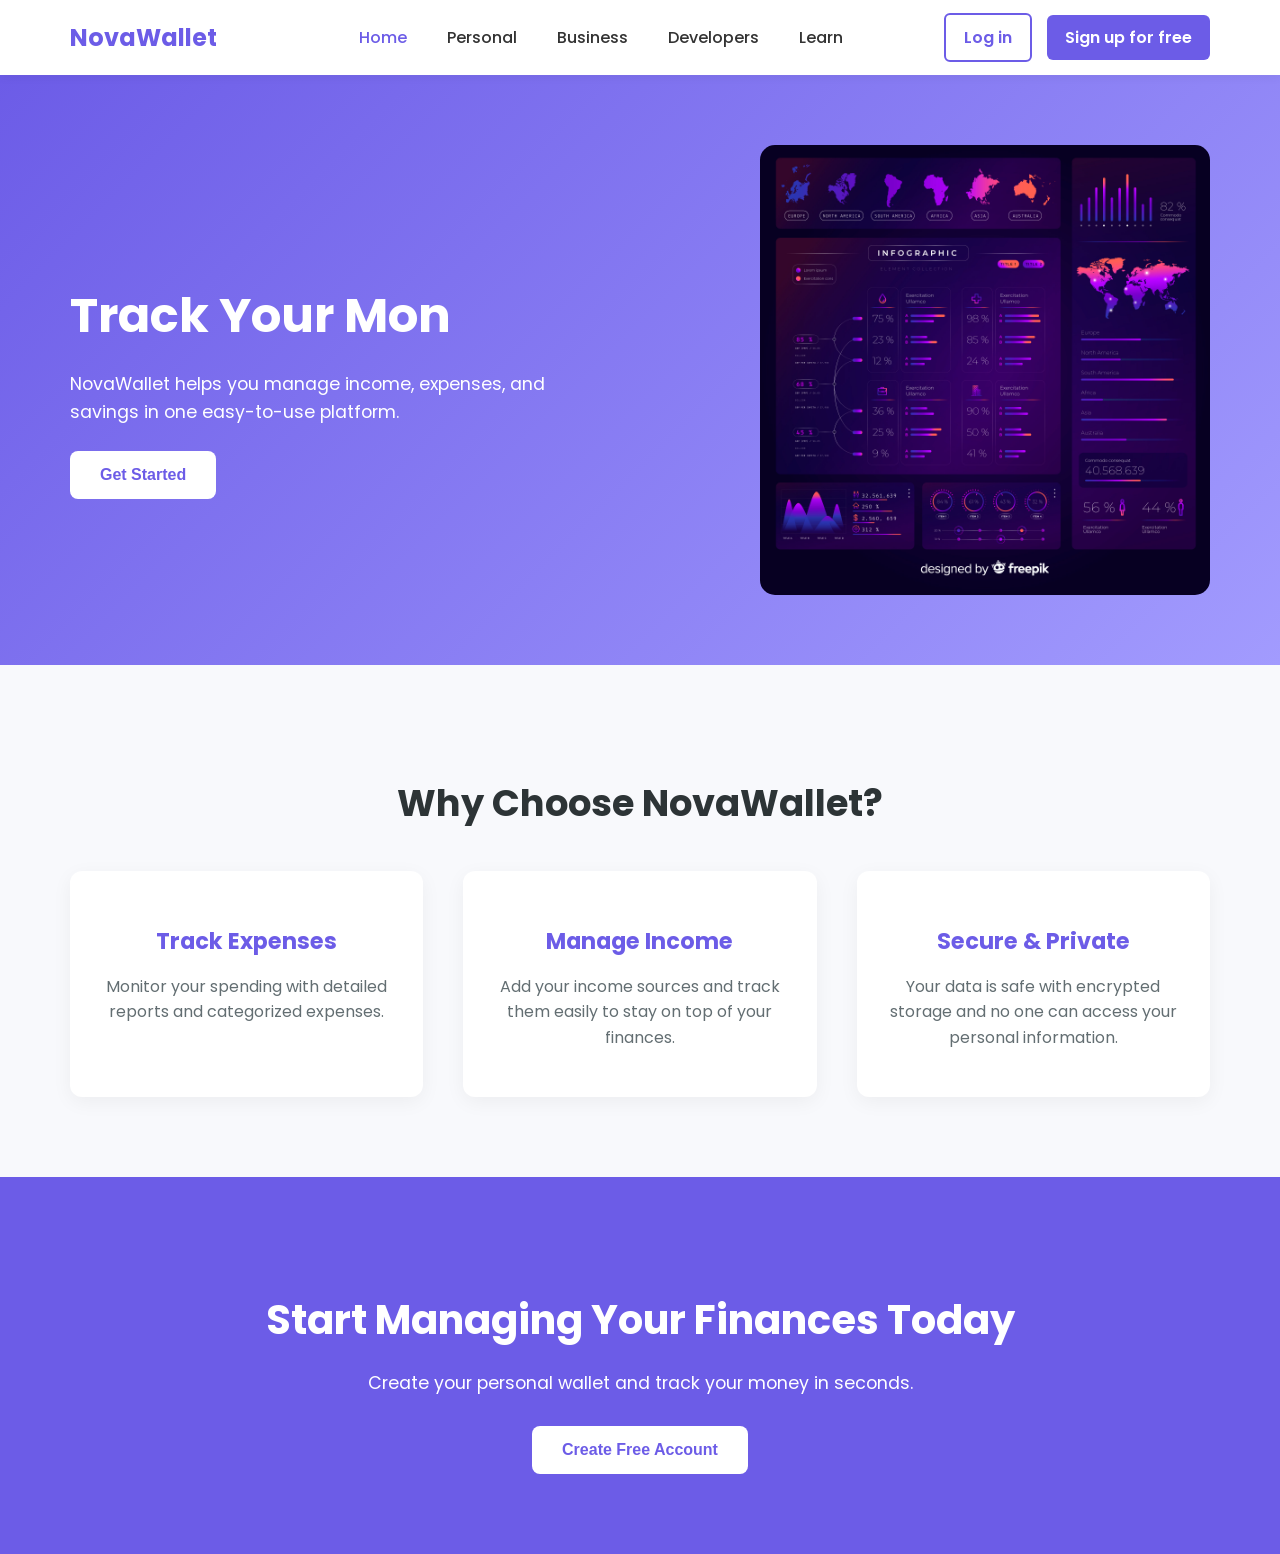
<file: index.html>
<!DOCTYPE html>
<html lang="en">
  <head>
    <meta charset="UTF-8" />
    <meta name="viewport" content="width=device-width, initial-scale=1.0" />
    <title>NovaWallet – Home</title>
    <link
      rel="shortcut icon"
      href="../images/ChatGPT Image Nov 15, 2025, 09_59_30 PM.png"
      type="image/x-icon"
    />
    <link
      href="https://fonts.googleapis.com/css2?family=Poppins:wght@300;400;600;700&display=swap"
      rel="stylesheet"
    />
    <style>
      body {
        margin: 0;
        font-family: "Poppins", sans-serif;
        background: #f8f9fc;
        color: #333;
      }

      /* NAVBAR */
      nav {
        display: flex;
        justify-content: space-between;
        align-items: center;
        padding-left: 70px;
        padding-right: 70px;
        background: white;
        box-shadow: 0 2px 10px rgba(0, 0, 0, 0.05);
        position: sticky;
        top: 0;
        z-index: 1000;
      }

      nav h1 {
        font-size: 1.5rem;
        color: #6c5ce7;
        font-weight: 700;
      }

      nav ul {
        display: flex;
        list-style: none;
        gap: 40px;
      }

      nav ul li a {
        text-decoration: none;
        color: #333;
        font-weight: 500;
        transition: 0.2s;
      }

      nav ul li a:hover,
      nav ul li.active a {
        color: #6c5ce7;
      }
      /* RIGHT BUTTONS */
      .right-buttons {
        display: flex;
        align-items: center;
        gap: 15px;
      }

      .right-buttons a {
        text-decoration: none;
        font-weight: 600;
        padding: 10px 18px;
        border-radius: 6px;
        transition: 0.2s ease-in-out;
      }

      /* Login button */
      .login-btn {
        color: #6c5ce7;
        border: 2px solid #6c5ce7;
      }

      .login-btn:hover {
        background: #6c5ce7;
        color: white;
      }

      /* Signup button */
      .signup-btn {
        background: #6c5ce7;
        color: white;
      }

      .signup-btn:hover {
        background: #5847d6;
      }
      /* HAMBURGER (Cowrywise style) */
      .hamburger {
        display: none;
        flex-direction: column;
        gap: 5px;
        cursor: pointer;
        z-index: 2000;
      }

      .hamburger span {
        width: 28px;
        height: 3px;
        background: #333;
        border-radius: 3px;
        transition: 0.3s ease-in-out;
      }

      /* When menu is opened (add .open class) */
      .hamburger.open span:nth-child(1) {
        transform: rotate(45deg) translateY(8px);
      }

      .hamburger.open span:nth-child(2) {
        opacity: 0;
      }

      .hamburger.open span:nth-child(3) {
        transform: rotate(-45deg) translateY(-8px);
      }

      /* MOBILE MENU */
      @media (max-width: 900px) {
        nav {
          padding: 15px 20px;
          flex-wrap: wrap;
        }

        .hamburger {
          display: flex;
        }

        #nav-links,
        .right-buttons {
          display: none;
          width: 100%;
          flex-direction: column;
          background: white;
          text-align: left;
          padding: 20px;
          box-shadow: 0 5px 25px rgba(0, 0, 0, 0.1);
          animation: slideDown 0.3s ease;
          border-radius: 12px;
          margin-top: 10px;
        }

        #nav-links.show,
        .right-buttons.show {
          display: flex;
        }

        #nav-links li {
          margin: 12px 0;
        }

        #nav-links li a {
          padding: 8px 0;
          display: block;
          font-size: 1.1rem;
          font-weight: 600;
        }

        .right-buttons a {
          width: 100%;
          margin-top: 10px;
          padding: 12px;
          border-radius: 8px;
          font-weight: 600;
        }

        .login-btn {
          border: 2px solid #6c5ce7;
          color: #6c5ce7;
          text-align: center;
        }

        .signup-btn {
          text-align: center;
          background: #6c5ce7;
          color: white;
        }

        /* Smooth animation */
        @keyframes slideDown {
          from {
            opacity: 0;
            transform: translateY(-10px);
          }
          to {
            opacity: 1;
            transform: translateY(0);
          }
        }
      }

      /* HERO SECTION */
      .hero {
        padding: 70px;
        background: linear-gradient(135deg, #6c5ce7, #a29bfe);
        color: white;
        display: flex;
        align-items: center;
        justify-content: space-between;
        gap: 40px;
      }

      .hero-text {
        max-width: 500px;
      }

      .hero-text h2 {
        font-size: 3rem;
        margin-bottom: 15px;
        font-weight: 700;
      }

      /* New text changing styles */
      .hero-text h2 span {
        border-right: 2px solid #fff;
        padding-right: 5px;
        animation: blinkCaret 0.75s step-end infinite;
        white-space: nowrap;
        overflow: hidden;
        display: inline-block;
        vertical-align: bottom;
      }

      @keyframes blinkCaret {
        from, to { border-color: transparent; }
        50% { border-color: white; }
      }

      .hero-text p {
        font-size: 1.1rem;
        line-height: 1.6;
        margin-bottom: 25px;
      }

      .hero-text button {
        padding: 15px 30px;
        background: white;
        border: none;
        color: #6c5ce7;
        font-size: 1rem;
        border-radius: 8px;
        font-weight: 600;
        cursor: pointer;
        transition: 0.2s;
      }

      .hero-text button:hover {
        background: #eee;
      }

      .hero img {
        width: 450px;
        border-radius: 15px;
      }

      /* FEATURES SECTION */
      .features {
        padding: 80px 70px;
        text-align: center;
      }

      .features h2 {
        font-size: 2.3rem;
        margin-bottom: 40px;
        color: #2d3436;
      }

      .feature-grid {
        display: grid;
        grid-template-columns: repeat(3, 1fr);
        gap: 40px;
      }

      .feature {
        background: white;
        padding: 30px;
        border-radius: 12px;
        box-shadow: 0 5px 20px rgba(0, 0, 0, 0.05);
      }

      .feature h3 {
        font-size: 1.4rem;
        margin-bottom: 10px;
        color: #6c5ce7;
      }

      .feature p {
        color: #636e72;
        line-height: 1.6;
      }

      /* CTA SECTION */
      .cta {
        text-align: center;
        padding: 80px 20px;
        background: #6c5ce7;
        color: white;
      }

      .cta h2 {
        font-size: 2.5rem;
        margin-bottom: 20px;
      }

      .cta p {
        font-size: 1.1rem;
        margin-bottom: 30px;
      }

      .cta button {
        padding: 15px 30px;
        border: none;
        border-radius: 8px;
        background: white;
        color: #6c5ce7;
        font-size: 1rem;
        font-weight: 600;
        cursor: pointer;
        transition: 0.2s;
      }

      .cta button:hover {
        background: #eee;
      }

      /* RESPONSIVE */
      @media (max-width: 900px) {
        nav {
          padding: 20px;
        }

        .hero {
          flex-direction: column;
          text-align: center;
          padding: 60px 20px;
        }

        .hero img {
          width: 100%;
        }

        .feature-grid {
          grid-template-columns: 1fr;
        }
      }
    </style>
  </head>
  <body>
    <!-- NAVIGATION -->
    <nav>
      <h1>NovaWallet</h1>
      <div class="hamburger" onclick="toggleMenu()">
        <span></span>
        <span></span>
        <span></span>
      </div>

      <ul id="nav-links">
        <li class="active"><a href="./home.html">Home</a></li>
        <li><a href="./otherpages.html/firstpersonal.html">Personal</a></li>
        <li><a href="./otherpages.html/business.html">Business</a></li>
        <li><a href="./otherpages.html/developer.html">Developers</a></li>
        <li><a href="./otherpages.html/learn.html">Learn</a></li>
      </ul>

      <div class="right-buttons">
        <a href="./otherpages.html/login.html" class="login-btn">Log in</a>
        <a href="./otherpages.html/sign-up.html" class="signup-btn">
          <i class="fas fa-rocket"></i> Sign up for free
        </a>
      </div>
    </nav>

    <!-- HERO SECTION -->
    <section class="hero">
      <div class="hero-text">
        <h2>Track Your Money Effortlessly</h2>
        <p>
          NovaWallet helps you manage income, expenses, and savings in one
          easy-to-use platform.
        </p>
        <button onclick="window.location.href='./otherpages.html/sign-up.html'">
          Get Started
        </button>
      </div>
      <img src="../images/1784.jpg" alt="Finance Dashboard" />
    </section>
    <script>
      document.addEventListener("DOMContentLoaded", function () {
        const words = [
          "Track Your Money Effortlessly",
          "Manage Your Finances Smartly",
          "Manage Your Money With Confidence",
          "Control Your Money Effortlessly",
          "Save, Invest, and Grow",
        ];
        let i = 0;
        let timer;

        function typingEffect(word, callback) {
          let index = 0;
          const heroHeader = document.querySelector(".hero-text h2");
          heroHeader.textContent = "";

          function type() {
            if (index < word.length) {
              heroHeader.textContent += word.charAt(index);
              index++;
              timer = setTimeout(type, 100);
            } else {
              setTimeout(callback, 1500);
            }
          }
          type();
        }

        function eraseEffect(callback) {
          const heroHeader = document.querySelector(".hero-text h2");
          let text = heroHeader.textContent;
          let index = text.length;

          function erase() {
            if (index > 0) {
              heroHeader.textContent = text.substring(0, index - 1);
              index--;
              timer = setTimeout(erase, 50);
            } else {
              setTimeout(callback, 300);
            }
          }
          erase();
        }

        function loop() {
          typingEffect(words[i], function () {
            eraseEffect(function () {
              i++;
              if (i >= words.length) i = 0;
              loop();
            });
          });
        }

        loop();
      });
    </script>

    <!-- FEATURES SECTION -->
    <section class="features">
      <h2>Why Choose NovaWallet?</h2>
      <div class="feature-grid">
        <div class="feature">
          <h3>Track Expenses</h3>
          <p>
            Monitor your spending with detailed reports and categorized
            expenses.
          </p>
        </div>
        <div class="feature">
          <h3>Manage Income</h3>
          <p>
            Add your income sources and track them easily to stay on top of your
            finances.
          </p>
        </div>
        <div class="feature">
          <h3>Secure & Private</h3>
          <p>
            Your data is safe with encrypted storage and no one can access your
            personal information.
          </p>
        </div>
      </div>
    </section>

    <!-- CTA SECTION -->
    <section class="cta">
      <h2>Start Managing Your Finances Today</h2>
      <p>Create your personal wallet and track your money in seconds.</p>
      <button onclick="window.location.href='../otherpages.html/sign-up.html'">
        Create Free Account
      </button>
    </section>
  </body>
  <script>
    function toggleMenu() {
      document.getElementById("nav-links").classList.toggle("show");
      document.querySelector(".right-buttons").classList.toggle("show");

      // Turn hamburger into X
      document.querySelector(".hamburger").classList.toggle("open");
    }
  </script>
</html>
</file>
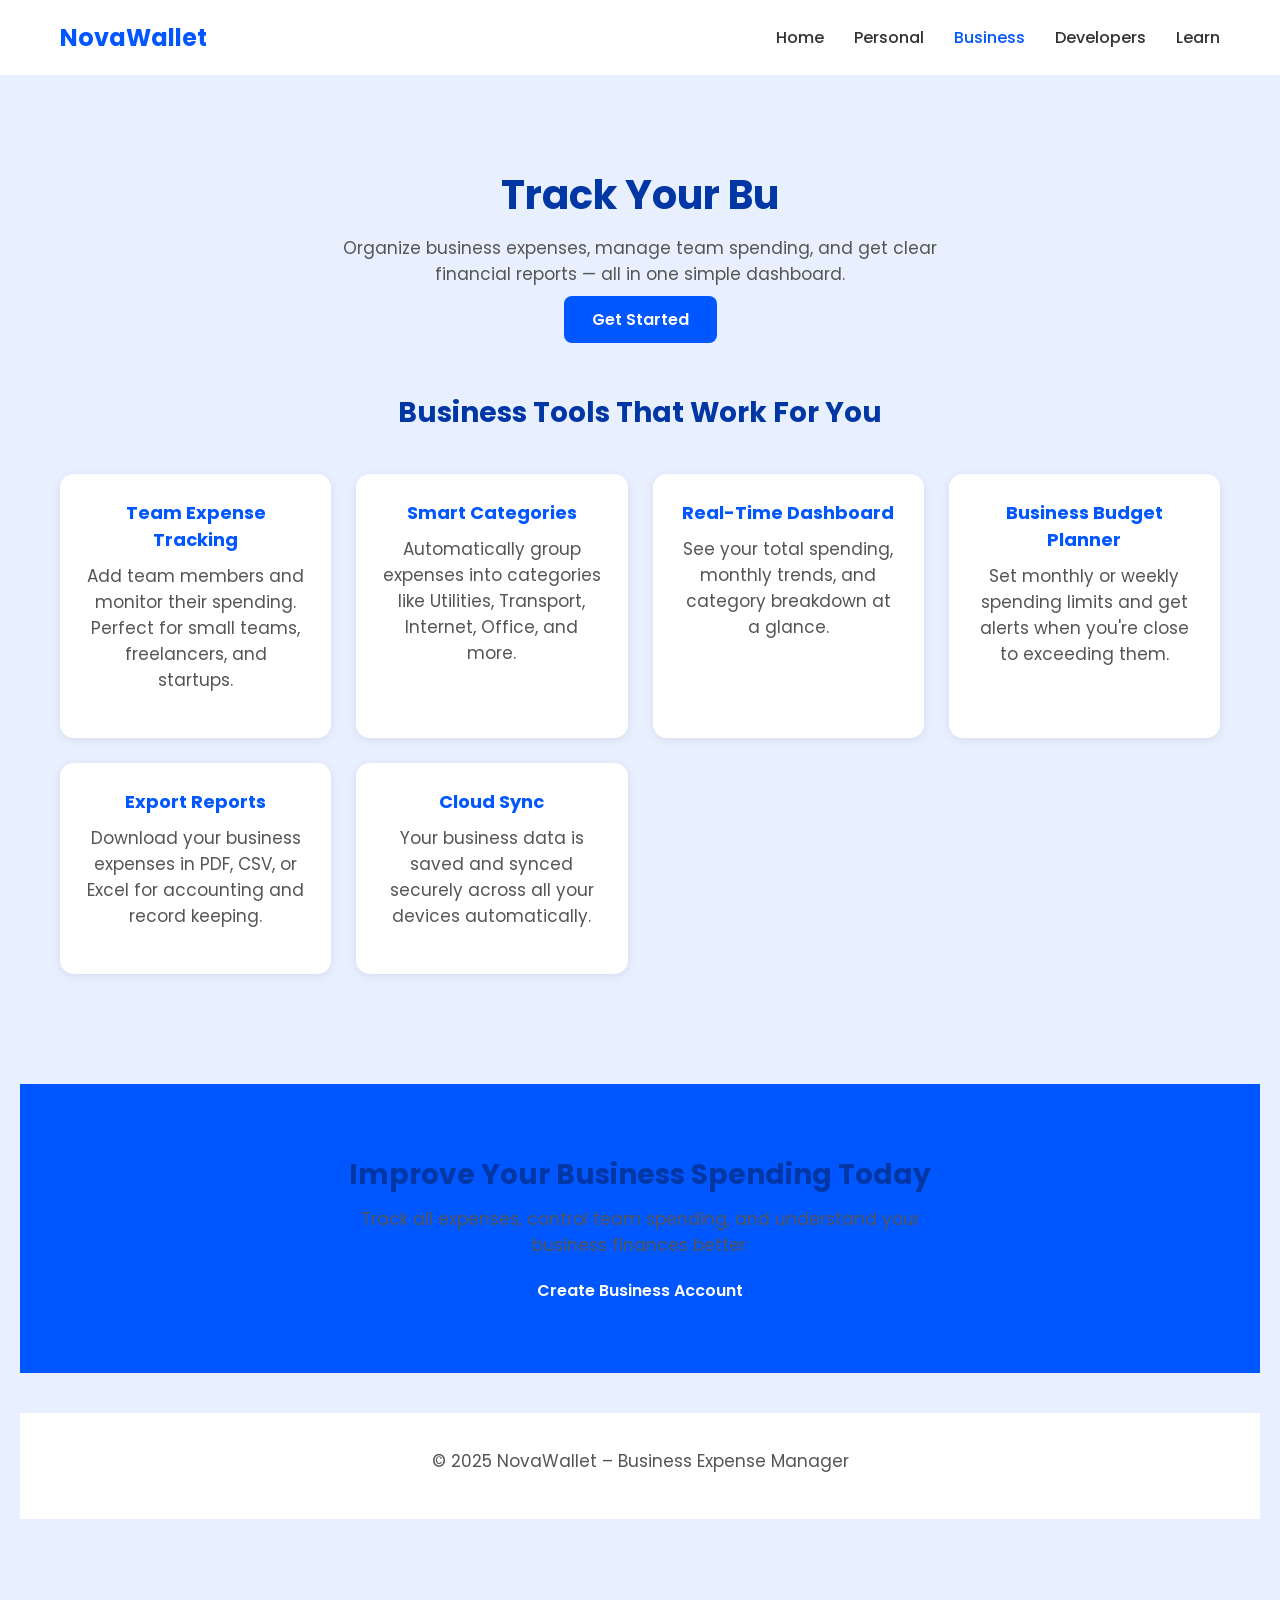
<file: otherpages.html/business.html>
<!DOCTYPE html>
<html lang="en">
<head>
  <meta charset="UTF-8">
  <meta name="viewport" content="width=device-width, initial-scale=1.0">
  <title>Business – NovaWallet</title>
  <link rel="shortcut icon" href="../images/ChatGPT Image Nov 15, 2025, 09_59_30 PM.png" type="image/x-icon">
  <link rel="stylesheet" href="../otherpages.css/business.css">
  <link href="https://fonts.googleapis.com/css2?family=Poppins:wght@300;400;600;700&display=swap" rel="stylesheet">
</head>
<body>

  <!-- NAVBAR -->
  <nav class="navbar">
    <h2 class="logo">NovaWallet</h2>
    <div class="hamburger" onclick="toggleMenu()">
      <span></span>
      <span></span>
      <span></span>
  </div>

    <ul id="nav-links" class="nav-links">
      <li><a href="../index.html">Home</a></li>
      <li><a href="./firstpersonal.html">Personal</a></li>
      <li><a class="active" href="./business.html">Business</a></li>
      <li><a href="./developer.html">Developers</a></li>
      <li><a href="./learn.html">Learn</a></li>
    </ul>
  </nav>

  <!-- HERO -->
  <section class="hero">
    <h2>Track Your Business Spending With Ease</h2>
    <p>Organize business expenses, manage team spending, and get clear financial reports — all in one simple dashboard.</p>
    <a href="./sign-up.html" class="btn">Get Started</a>

  <!-- FEATURES -->
  <section class="features">
    <h2>Business Tools That Work For You</h2>

    <div class="grid">

      <div class="feature-card">
        <h3>Team Expense Tracking</h3>
        <p>Add team members and monitor their spending. Perfect for small teams, freelancers, and startups.</p>
      </div>

      <div class="feature-card">
        <h3>Smart Categories</h3>
        <p>Automatically group expenses into categories like Utilities, Transport, Internet, Office, and more.</p>
      </div>

      <div class="feature-card">
        <h3>Real-Time Dashboard</h3>
        <p>See your total spending, monthly trends, and category breakdown at a glance.</p>
      </div>

      <div class="feature-card">
        <h3>Business Budget Planner</h3>
        <p>Set monthly or weekly spending limits and get alerts when you're close to exceeding them.</p>
      </div>

      <div class="feature-card">
        <h3>Export Reports</h3>
        <p>Download your business expenses in PDF, CSV, or Excel for accounting and record keeping.</p>
      </div>

      <div class="feature-card">
        <h3>Cloud Sync</h3>
        <p>Your business data is saved and synced securely across all your devices automatically.</p>
      </div>

    </div>
  </section>

  <!-- CTA -->
  <section class="cta">
    <h2>Improve Your Business Spending Today</h2>
    <p>Track all expenses, control team spending, and understand your business finances better.</p>
    <a href="#" class="btn">Create Business Account</a>
  </section>

  <footer>
    <p>© 2025 NovaWallet – Business Expense Manager</p>
  </footer>

</body>
<script>
function toggleMenu() {
  document.getElementById("nav-links").classList.toggle("show");

  // Turn hamburger into X
  document.querySelector(".hamburger").classList.toggle("open");
}
</script>

<script>
document.addEventListener("DOMContentLoaded", function () {
  const words = [
    "Track Your Business Spending With Ease",
    "Manage Team Expenses Efficiently",
    "Get Clear Financial Reports",
    "Optimize Business Finances",
    "Control Spending, Boost Profits"
  ];
  let i = 0;
  let timer;

  function typingEffect(word, callback) {
    let index = 0;
    const heroHeader = document.querySelector(".hero h2");
    heroHeader.textContent = "";

    function type() {
      if (index < word.length) {
        heroHeader.textContent += word.charAt(index);
        index++;
        timer = setTimeout(type, 100);
      } else {
        setTimeout(callback, 1500);
      }
    }
    type();
  }

  function eraseEffect(callback) {
    const heroHeader = document.querySelector(".hero h2");
    let text = heroHeader.textContent;
    let index = text.length;

    function erase() {
      if (index > 0) {
        heroHeader.textContent = text.substring(0, index - 1);
        index--;
        timer = setTimeout(erase, 50);
      } else {
        setTimeout(callback, 300);
      }
    }
    erase();
  }

  function loop() {
    typingEffect(words[i], function () {
      eraseEffect(function () {
        i++;
        if (i >= words.length) i = 0;
        loop();
      });
    });
  }

  loop();
});
</script>


</html>
</file>
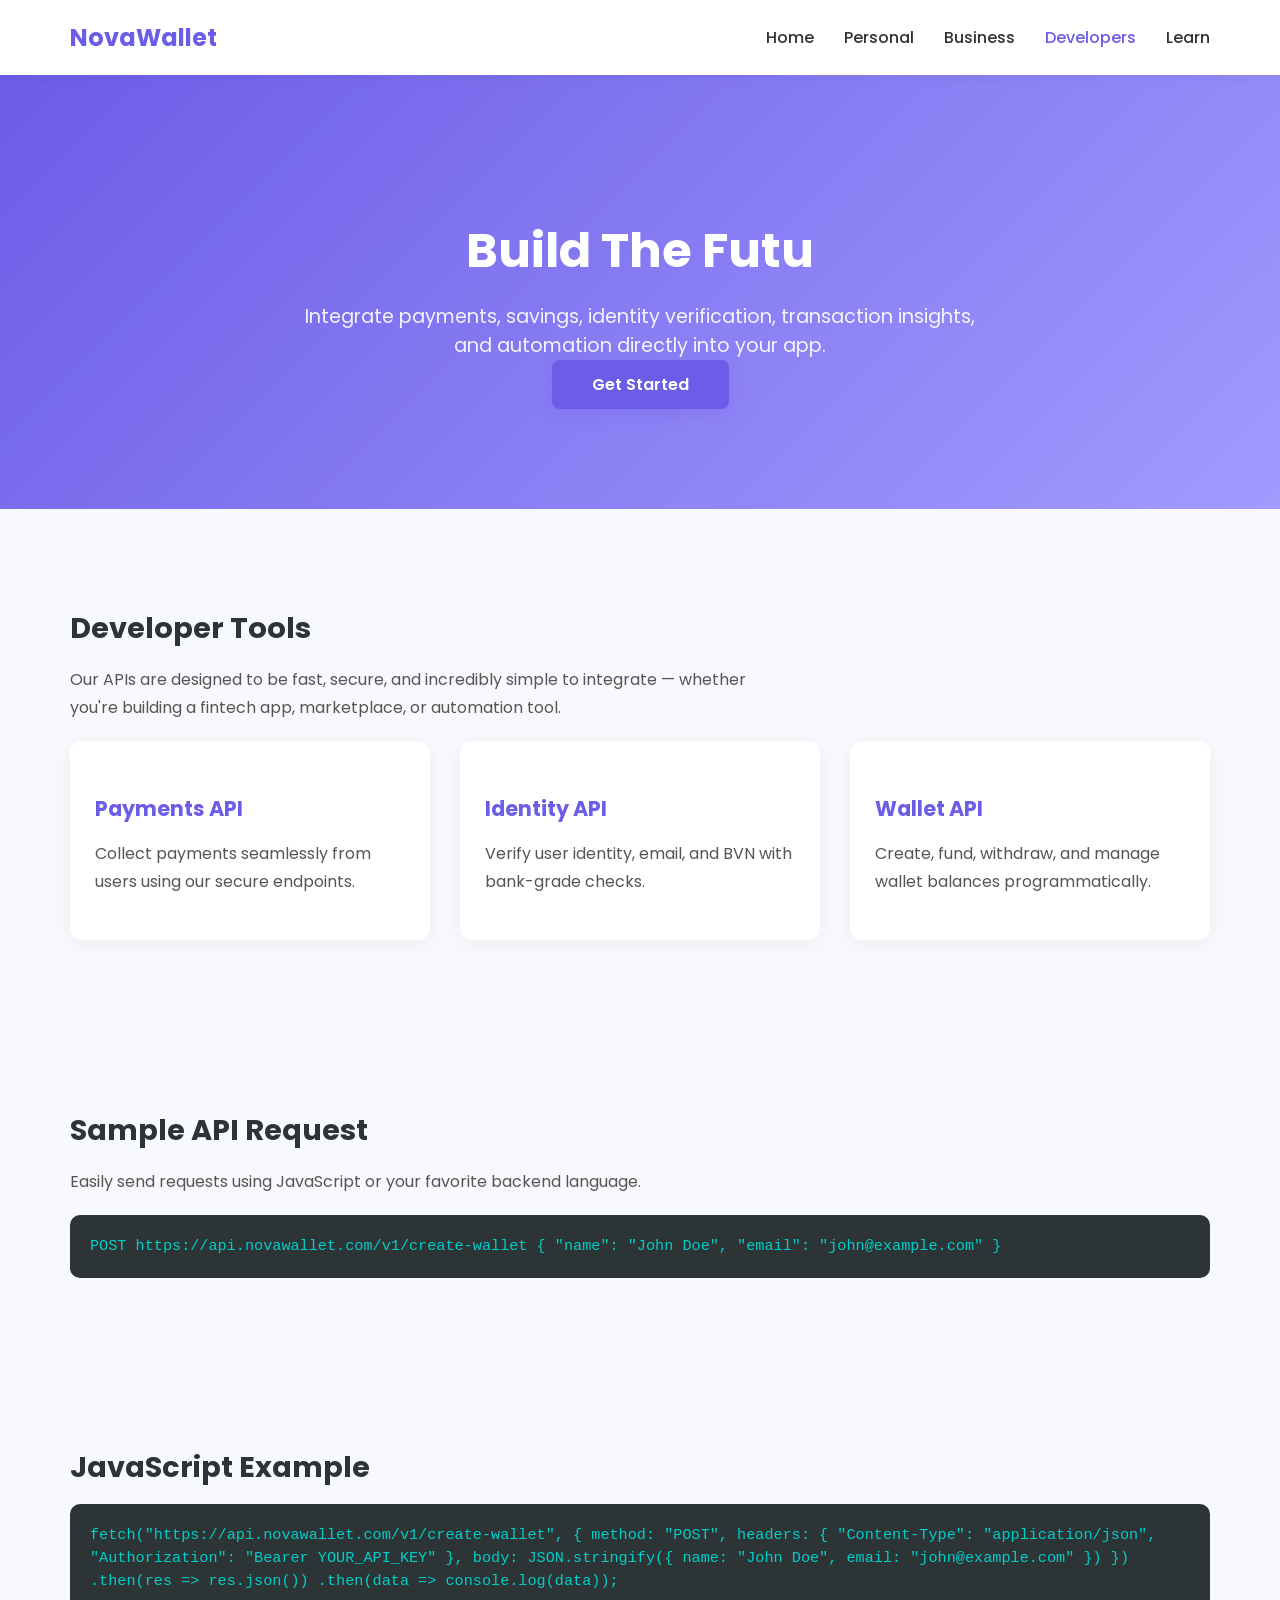
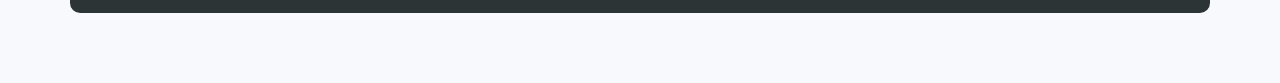
<file: otherpages.html/developer.html>
<!DOCTYPE html>
<html lang="en">
  <head>
    <meta charset="UTF-8" />
    <meta name="viewport" content="width=device-width, initial-scale=1.0" />
    <title>Developers – NovaWallet</title>
    <link rel="shortcut icon" href="../images/ChatGPT Image Nov 15, 2025, 09_59_30 PM.png" type="image/x-icon">
    <link
      href="https://fonts.googleapis.com/css2?family=Poppins:wght@300;400;600;700&display=swap"
      rel="stylesheet"
    />

    <style>
      body {
        margin: 0;
        font-family: "Poppins", sans-serif;
        background: #f8f9fc;
        color: #333;
      }

      /* NAVBAR */
      nav {
        display: flex;
        justify-content: space-between;
        align-items: center;
        padding-left: 70px;
        padding-right: 70px;
        background: white;
        box-shadow: 0 2px 10px rgba(0, 0, 0, 0.05);
        position: sticky;
        top: 0;
        z-index: 1000;
      }

      nav h1 {
        font-size: 1.5rem;
        color: #6c5ce7;
        font-weight: 700;
      }

      nav ul {
        display: flex;
        list-style: none;
        gap: 40px;
      }

      nav ul li a {
        text-decoration: none;
        color: #333;
        font-weight: 500;
        transition: 0.3s;
      }

      nav ul li.active a,
      nav ul li a:hover {
        color: #6c5ce7;
      }

      .navbar {
        padding: 20px 60px;
        background: white;
        display: flex;
        justify-content: space-between;
        align-items: center;
        box-shadow: 0 2px 8px rgba(0, 0, 0, 0.06);
      }

      .logo {
        font-size: 24px;
        font-weight: 700;
        color: #0056ff;
      }

      .nav-links {
        list-style: none;
        display: flex;
        gap: 30px;
      }

      .nav-links a {
        text-decoration: none;
        color: #333;
        font-weight: 500;
      }

      .nav-links a:hover,
      .nav-links .active {
        color: #0056ff;
      }
      /* HAMBURGER (Cowrywise style) */
      .hamburger {
        display: none;
        flex-direction: column;
        gap: 5px;
        cursor: pointer;
        z-index: 2000;
      }

      .hamburger span {
        width: 28px;
        height: 3px;
        background: #333;
        border-radius: 3px;
        transition: 0.3s ease-in-out;
      }

      /* When menu is opened (add .open class) */
      .hamburger.open span:nth-child(1) {
        transform: rotate(45deg) translateY(8px);
      }

      .hamburger.open span:nth-child(2) {
        opacity: 0;
      }

      .hamburger.open span:nth-child(3) {
        transform: rotate(-45deg) translateY(-8px);
      }

      /* MOBILE MENU */
      @media (max-width: 900px) {
        nav {
          padding: 15px 20px;
          flex-wrap: wrap;
        }

        .hamburger {
          display: flex;
        }

        #nav-links,
        .right-buttons {
          display: none;
          width: 100%;
          flex-direction: column;
          background: white;
          text-align: left;
          padding: 20px;
          box-shadow: 0 5px 25px rgba(0, 0, 0, 0.1);
          animation: slideDown 0.3s ease;
          border-radius: 12px;
          margin-top: 10px;
        }

        #nav-links.show,
        .right-buttons.show {
          display: flex;
        }

        #nav-links li {
          margin: 12px 0;
        }

        #nav-links li a {
          padding: 8px 0;
          display: block;
          font-size: 1.1rem;
          font-weight: 600;
        }

        .right-buttons a {
          width: 100%;
          margin-top: 10px;
          padding: 12px;
          border-radius: 8px;
          font-weight: 600;
        }

        .login-btn {
          border: 2px solid #6c5ce7;
          color: #6c5ce7;
        }

        .signup-btn {
          background: #6c5ce7;
          color: white;
        }

        /* Smooth animation */
        @keyframes slideDown {
          from {
            opacity: 0;
            transform: translateY(-10px);
          }
          to {
            opacity: 1;
            transform: translateY(0);
          }
        }
      }
      /* HERO */
      .hero {
        background: linear-gradient(135deg, #6c5ce7, #a29bfe);
        color: white;
        padding: 100px 70px;
        text-align: center;
      }

      .hero h2 {
        font-size: 3rem;
        font-weight: 700;
        margin-bottom: 15px;
      }

      .hero p {
        font-size: 1.2rem;
        max-width: 700px;
        margin: 0 auto;
        opacity: 0.9;
      }
      

      /* API SECTIONS */
      .section {
        padding: 70px;
      }

      .section h3 {
        font-size: 1.8rem;
        margin-bottom: 15px;
        color: #2d3436;
      }

      .section p {
        max-width: 700px;
        line-height: 1.7;
        color: #555;
        margin-bottom: 20px;
      }

      .code-box {
        background: #2d3436;
        padding: 20px;
        border-radius: 10px;
        color: #00cec9;
        overflow-x: auto;
        font-family: monospace;
        font-size: 0.95rem;
        line-height: 1.5;
        margin-top: 15px;
      }

      /* FEATURES GRID */
      .grid {
        display: grid;
        grid-template-columns: repeat(3, 1fr);
        gap: 30px;
      }

      .grid .item {
        background: white;
        padding: 25px;
        border-radius: 12px;
        box-shadow: 0 5px 20px rgba(0, 0, 0, 0.05);
      }

      .grid .item h4 {
        font-size: 1.3rem;
        margin-bottom: 10px;
        color: #6c5ce7;
      }

      /* RESPONSIVE */
      @media (max-width: 900px) {
        nav {
          padding: 20px;
        }

        .hero {
          padding: 60px 20px;
        }

        .section {
          padding: 30px 20px;
        }

        .grid {
          grid-template-columns: 1fr;
        }
      }
    .btn {
      display: inline-block;
      padding: 12px 40px;
      background: #6c5ce7;
      color: white;
      text-decoration: none;
      border-radius: 8px;
      font-weight: 600;
      transition: all 0.3s ease;
      border: none;
      cursor: pointer;
      box-shadow: 0 4px 15px rgba(108, 92, 231, 0.3);
    }

    .btn:hover {
      background: #5a4fcf;
      transform: translateY(-2px);
      box-shadow: 0 6px 20px rgba(108, 92, 231, 0.4);
    }

    .btn:active {
      transform: translateY(0);
      box-shadow: 0 2px 10px rgba(108, 92, 231, 0.3);
    }
    </style>
  </head>
  <body>
    <!-- NAV -->
    <nav>
      <h1>NovaWallet</h1>
      <div class="hamburger" onclick="toggleMenu()">
        <span></span>
        <span></span>
        <span></span>
      </div>

      <ul id="nav-links" class="nav-links">
        <li><a href="../index.html">Home</a></li>
        <li><a href="./firstpersonal.html">Personal</a></li>
        <li><a href="./business.html">Business</a></li>
        <li class="active"><a href="./developers.html">Developers</a></li>
        <li><a href="./learn.html">Learn</a></li>
      </ul>
    </nav>

    <!-- HERO -->
    <section class="hero">
      <h2>Build The Future With NovaWallet APIs</h2>
      <p>
        Integrate payments, savings, identity verification, transaction
        insights, and automation directly into your app.
      </p>
      <a href="./sign-up.html" class="btn">Get Started</a>
    </section>

    <!-- FEATURES -->
    <section class="section">
      <h3>Developer Tools</h3>
      <p>
        Our APIs are designed to be fast, secure, and incredibly simple to
        integrate — whether you're building a fintech app, marketplace, or
        automation tool.
      </p>

      <div class="grid">
        <div class="item">
          <h4>Payments API</h4>
          <p>
            Collect payments seamlessly from users using our secure endpoints.
          </p>
        </div>
        <div class="item">
          <h4>Identity API</h4>
          <p>Verify user identity, email, and BVN with bank-grade checks.</p>
        </div>
        <div class="item">
          <h4>Wallet API</h4>
          <p>
            Create, fund, withdraw, and manage wallet balances programmatically.
          </p>
        </div>
      </div>
    </section>

    <!-- SAMPLE CODE -->
    <section class="section">
      <h3>Sample API Request</h3>
      <p>
        Easily send requests using JavaScript or your favorite backend language.
      </p>

      <div class="code-box">
        POST https://api.novawallet.com/v1/create-wallet { "name": "John Doe",
        "email": "john@example.com" }
      </div>
    </section>

    <section class="section">
      <h3>JavaScript Example</h3>

      <div class="code-box">
        fetch("https://api.novawallet.com/v1/create-wallet", { method: "POST",
        headers: { "Content-Type": "application/json", "Authorization": "Bearer
        YOUR_API_KEY" }, body: JSON.stringify({ name: "John Doe", email:
        "john@example.com" }) }) .then(res => res.json()) .then(data =>
        console.log(data));
      </div>
    </section>
  </body>
 <script>
function toggleMenu() {
  document.getElementById("nav-links").classList.toggle("show");

  // Turn hamburger into X
  document.querySelector(".hamburger").classList.toggle("open");
}
</script>

<script>
document.addEventListener("DOMContentLoaded", function () {
  const words = [
    "Build The Future With NovaWallet APIs",
    "Integrate Payments Seamlessly",
    "Secure Identity Verification",
    "Automate Financial Workflows",
    "Create Powerful Fintech Solutions"
  ];
  let i = 0;
  let timer;

  function typingEffect(word, callback) {
    let index = 0;
    const heroHeader = document.querySelector(".hero h2");
    heroHeader.textContent = "";

    function type() {
      if (index < word.length) {
        heroHeader.textContent += word.charAt(index);
        index++;
        timer = setTimeout(type, 100);
      } else {
        setTimeout(callback, 1500);
      }
    }
    type();
  }

  function eraseEffect(callback) {
    const heroHeader = document.querySelector(".hero h2");
    let text = heroHeader.textContent;
    let index = text.length;

    function erase() {
      if (index > 0) {
        heroHeader.textContent = text.substring(0, index - 1);
        index--;
        timer = setTimeout(erase, 50);
      } else {
        setTimeout(callback, 300);
      }
    }
    erase();
  }

  function loop() {
    typingEffect(words[i], function () {
      eraseEffect(function () {
        i++;
        if (i >= words.length) i = 0;
        loop();
      });
    });
  }

  loop();
});
</script>

</html>
</file>
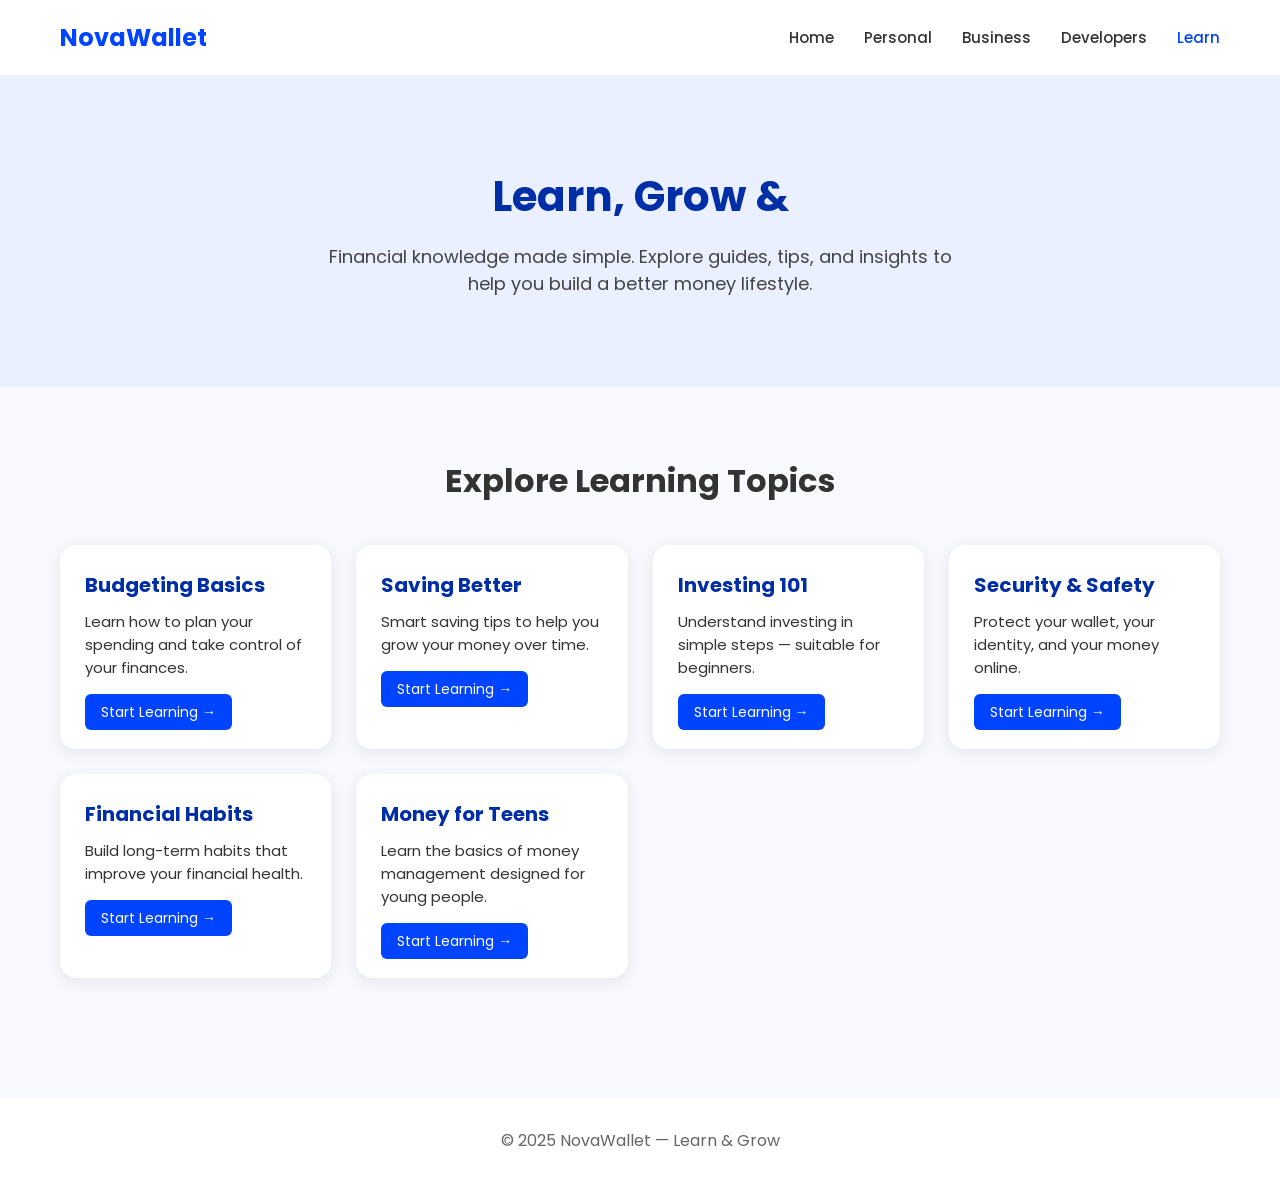
<file: otherpages.html/learn.html>
<!DOCTYPE html>
<html lang="en">
<head>
  <meta charset="UTF-8">
  <meta name="viewport" content="width=device-width, initial-scale=1.0">
  <title>Learn - NovaWallet</title>
  <link rel="shortcut icon" href="../images/ChatGPT Image Nov 15, 2025, 09_59_30 PM.png" type="image/x-icon">
  <link rel="stylesheet" href="../otherpages.css/learn.css">
  <link href="https://fonts.googleapis.com/css2?family=Poppins:wght@300;400;600;700&display=swap" rel="stylesheet">
</head>
<body>

  <!-- NAVBAR -->
  <nav class="navbar">
    <div class="logo">NovaWallet</div>
    <ul class="nav-links" id="nav-links">
      <li><a href="../index.html">Home</a></li>
      <li><a href="./firstpersonal.html">Personal</a></li>
      <li><a href="./business.html">Business</a></li>
      <li><a href="./developer.html">Developers</a></li>
      <li><a class="active" href="./learn.html">Learn</a></li>
    </ul>
  </nav>

  <!-- HERO -->
  <section class="hero">
    <h1>Learn, Grow & Make Smarter Money Decisions</h1>
    <p>Financial knowledge made simple. Explore guides, tips, and insights to help you build a better money lifestyle.</p>
  </section>

  <!-- LEARNING CATEGORIES -->
  <section class="categories">
    <h2>Explore Learning Topics</h2>

    <div class="category-grid">
      <div class="cat-card">
        <h3>Budgeting Basics</h3>
        <p>Learn how to plan your spending and take control of your finances.</p>
        <a href="#" class="learn-btn">Start Learning →</a>
      </div>

      <div class="cat-card">
        <h3>Saving Better</h3>
        <p>Smart saving tips to help you grow your money over time.</p>
        <a href="#" class="learn-btn">Start Learning →</a>
      </div>

      <div class="cat-card">
        <h3>Investing 101</h3>
        <p>Understand investing in simple steps — suitable for beginners.</p>
        <a href="#" class="learn-btn">Start Learning →</a>
      </div>

      <div class="cat-card">
        <h3>Security & Safety</h3>
        <p>Protect your wallet, your identity, and your money online.</p>
        <a href="#" class="learn-btn">Start Learning →</a>
      </div>

      <div class="cat-card">
        <h3>Financial Habits</h3>
        <p>Build long-term habits that improve your financial health.</p>
        <a href="#" class="learn-btn">Start Learning →</a>
      </div>

      <div class="cat-card">
        <h3>Money for Teens</h3>
        <p>Learn the basics of money management designed for young people.</p>
        <a href="#" class="learn-btn">Start Learning →</a>
      </div>
    </div>
  </section>

  <!-- FOOTER -->
  <footer>
    <p>© 2025 NovaWallet — Learn & Grow</p>
  </footer>
</body>
<script>
function toggleMenu() {
  document.getElementById("nav-links").classList.toggle("show");

  // Turn hamburger into X
  document.querySelector(".hamburger").classList.toggle("open");
}
</script>

<script>
document.addEventListener("DOMContentLoaded", function () {
  const words = [
    "Learn, Grow & Make Smarter Money Decisions",
    "Master Your Finances with Expert Guidance",
    "Unlock Financial Wisdom Today",
    "Build Wealth Through Knowledge",
    "Empower Your Financial Future"
  ];
  let i = 0;
  let timer;

  function typingEffect(word, callback) {
    let index = 0;
    const heroHeader = document.querySelector(".hero h1");
    heroHeader.textContent = "";

    function type() {
      if (index < word.length) {
        heroHeader.textContent += word.charAt(index);
        index++;
        timer = setTimeout(type, 100);
      } else {
        setTimeout(callback, 1500);
      }
    }
    type();
  }

  function eraseEffect(callback) {
    const heroHeader = document.querySelector(".hero h1");
    let text = heroHeader.textContent;
    let index = text.length;

    function erase() {
      if (index > 0) {
        heroHeader.textContent = text.substring(0, index - 1);
        index--;
        timer = setTimeout(erase, 50);
      } else {
        setTimeout(callback, 300);
      }
    }
    erase();
  }

  function loop() {
    typingEffect(words[i], function () {
      eraseEffect(function () {
        i++;
        if (i >= words.length) i = 0;
        loop();
      });
    });
  }

  loop();
});
</script>

</html>
</file>
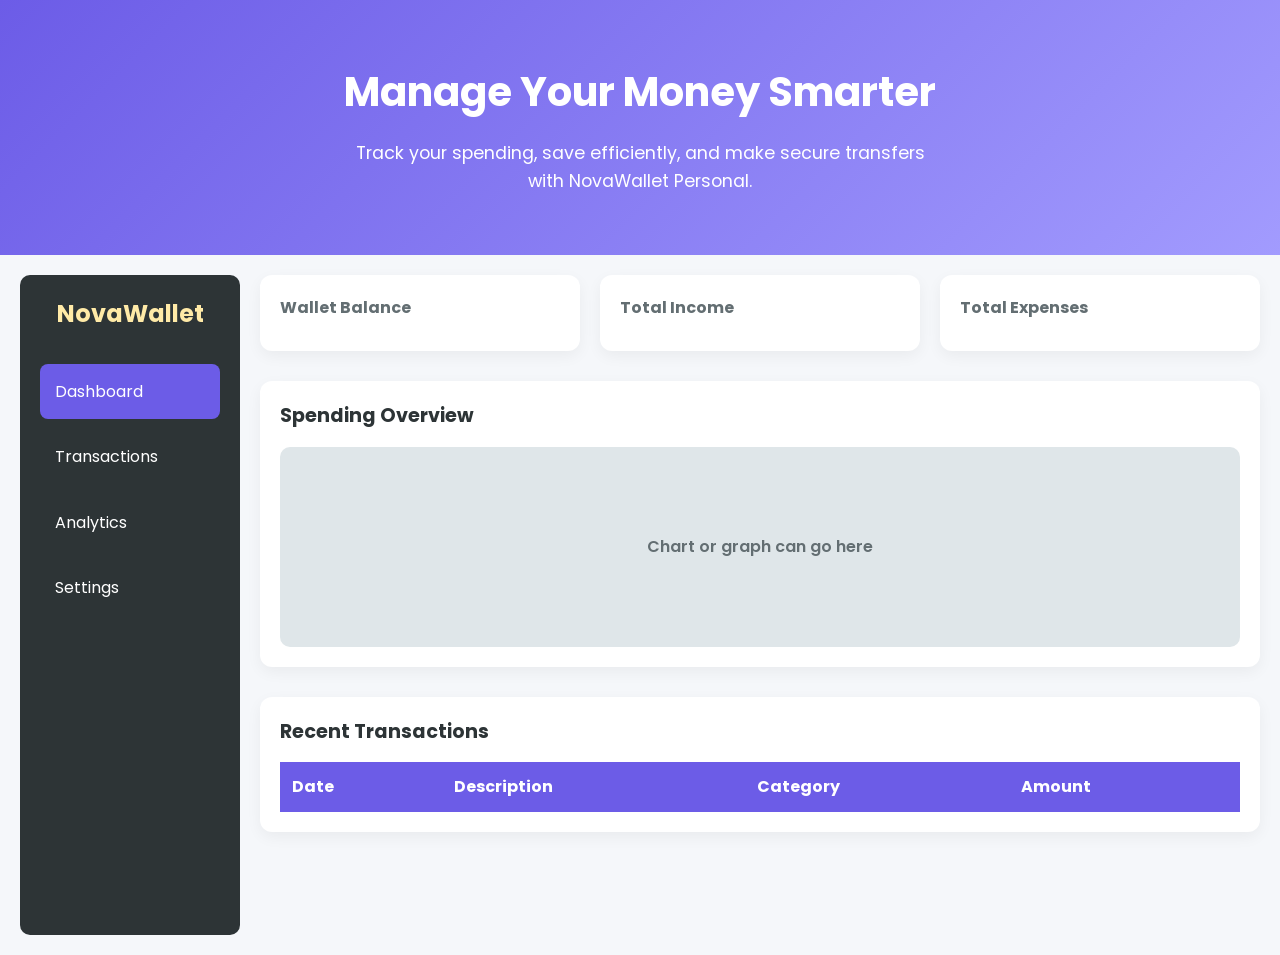
<file: otherpages.html/personal.html>
<!DOCTYPE html>
<html lang="en">
<head>
  <meta charset="UTF-8" />
  <meta name="viewport" content="width=device-width, initial-scale=1.0" />
  <title>Personal - NovaWallet</title>
  <link href="https://fonts.googleapis.com/css2?family=Poppins:wght@300;400;600;700&display=swap" rel="stylesheet">
  <style>
    /* General Reset */
    * {
      box-sizing: border-box;
      margin: 0;
      padding: 0;
      font-family: 'Poppins', sans-serif;
    }

    body {
      background-color: #f5f7fa;
      color: #333;
      line-height: 1.6;
    }

    /* HERO */
    .hero {
      background: linear-gradient(135deg, #6c5ce7, #a29bfe);
      color: white;
      padding: 60px 20px;
      text-align: center;
    }

    .hero h1 {
      font-size: 2.5rem;
      margin-bottom: 15px;
    }

    .hero p {
      font-size: 1.1rem;
      max-width: 600px;
      margin: 0 auto;
    }

    /* Layout */
    .layout {
      display: flex;
      min-height: calc(100vh - 200px);
      padding: 20px;
      gap: 20px;
    }

    /* Sidebar */
    .sidebar {
      width: 220px;
      background-color: #2d3436;
      color: #fff;
      padding: 20px;
      border-radius: 10px;
    }

    .sidebar h2 {
      font-size: 1.5rem;
      margin-bottom: 30px;
      text-align: center;
      color: #ffeaa7;
    }

    .sidebar ul {
      list-style: none;
    }

    .sidebar ul li {
      padding: 15px;
      border-radius: 8px;
      cursor: pointer;
      margin-bottom: 10px;
      transition: 0.2s background;
    }

    .sidebar ul li.active,
    .sidebar ul li:hover {
      background-color: #6c5ce7;
    }

    /* Main dashboard */
    main#dashboard {
      flex: 1;
    }

    /* Cards */
    .cards {
      display: flex;
      gap: 20px;
      margin-bottom: 30px;
      flex-wrap: wrap;
    }

    .card {
      background: white;
      flex: 1;
      min-width: 200px;
      padding: 20px;
      border-radius: 12px;
      box-shadow: 0 5px 15px rgba(0,0,0,0.05);
      transition: transform 0.2s;
    }

    .card:hover {
      transform: translateY(-5px);
    }

    .card h3 {
      font-size: 1rem;
      margin-bottom: 10px;
      color: #636e72;
    }

    .card .amount {
      font-size: 1.6rem;
      font-weight: 600;
      color: #2d3436;
    }

    /* Analytics */
    .analytics {
      background: white;
      padding: 20px;
      border-radius: 12px;
      box-shadow: 0 5px 15px rgba(0,0,0,0.05);
      margin-bottom: 30px;
    }

    .analytics h2 {
      font-size: 1.2rem;
      margin-bottom: 15px;
      color: #2d3436;
    }

    .analytics-box {
      height: 200px;
      background-color: #dfe6e9;
      border-radius: 10px;
      display: flex;
      align-items: center;
      justify-content: center;
      color: #636e72;
      font-weight: 600;
    }

    /* Transactions */
    .transactions {
      background: white;
      padding: 20px;
      border-radius: 12px;
      box-shadow: 0 5px 15px rgba(0,0,0,0.05);
      overflow-x: auto;
    }

    .transactions h2 {
      font-size: 1.2rem;
      margin-bottom: 15px;
      color: #2d3436;
    }

    table {
      width: 100%;
      border-collapse: collapse;
    }

    table thead {
      background-color: #6c5ce7;
      color: white;
    }

    table thead th {
      padding: 12px;
      text-align: left;
    }

    table tbody td {
      padding: 12px;
      border-bottom: 1px solid #e0e0e0;
    }

    table tbody tr:hover {
      background-color: #f1f1f1;
    }

    .minus {
      color: #d63031;
      font-weight: 600;
    }

    /* Responsive */
    @media (max-width: 900px) {
      .layout {
        flex-direction: column;
      }

      .cards {
        flex-direction: column;
      }

      .sidebar {
        width: 100%;
        display: flex;
        justify-content: space-around;
        margin-bottom: 20px;
      }

      .sidebar ul {
        display: flex;
        gap: 15px;
      }

      .sidebar ul li {
        flex: 1;
        text-align: center;
        margin-bottom: 0;
      }
    }
  </style>
</head>

<body>

  <!-- HERO SECTION -->
  <section class="hero">
    <h1>Manage Your Money Smarter</h1>
    <p>Track your spending, save efficiently, and make secure transfers with NovaWallet Personal.</p>
  </section>

  <!-- SIDEBAR + DASHBOARD WRAPPER -->
  <div class="layout">

    <!-- SIDEBAR -->
    <aside class="sidebar">
      <h2>NovaWallet</h2>
      <ul>
        <li class="active">Dashboard</li>
        <li>Transactions</li>
        <li>Analytics</li>
        <li>Settings</li>
      </ul>
    </aside>

    <!-- MAIN DASHBOARD -->
    <main id="dashboard">

      <!-- DASHBOARD CARDS -->
      <section class="cards">
        <div class="card balance">
          <h3>Wallet Balance</h3>
          <p class="amount" id="balance"></p>
        </div>
        <div class="card income">
          <h3>Total Income</h3>
          <p class="amount" id="totalIncome"></p>
        </div>
        <div class="card expenses">
          <h3>Total Expenses</h3>
          <p class="amount" id="totalExpenses"></p>
        </div>
      </section>

      <!-- ANALYTICS SECTION -->
      <section class="analytics">
        <h2>Spending Overview</h2>
        <div class="analytics-box">Chart or graph can go here</div>
      </section>

      <!-- TRANSACTIONS TABLE -->
      <section class="transactions">
        <h2>Recent Transactions</h2>
        <table id="transactionsTable">
          <thead>
            <tr>
              <th>Date</th>
              <th>Description</th>
              <th>Category</th>
              <th>Amount</th>
            </tr>
          </thead>
          <tbody id="transactionsBody">
            <!-- Transactions will be added here -->
          </tbody>
        </table>
      </section>

    </main>
  </div>
</body>
 <script>
    document.addEventListener('DOMContentLoaded', function() {
      // Get elements
      const balanceElement = document.getElementById('balance');
      const totalIncomeElement = document.getElementById('totalIncome');
      const totalExpensesElement = document.getElementById('totalExpenses');
      const transactionsBody = document.getElementById('transactionsBody');

      // Get username
      const storedUsername = localStorage.getItem('novaWalletUsername');

      if (storedUsername) {
        const balance = parseFloat(localStorage.getItem(`${storedUsername}_balance`)) || 0;
        const totalIncome = parseFloat(localStorage.getItem(`${storedUsername}_totalIncome`)) || 0;
        const expenses = JSON.parse(localStorage.getItem(`${storedUsername}_expenses`)) || [];

        
        const totalExpenses = expenses.reduce((sum, expense) => sum + expense.amount, 0);

    
        balanceElement.textContent = `₦${balance.toFixed(2)}`;
        totalIncomeElement.textContent = `₦${totalIncome.toFixed(2)}`;
        totalExpensesElement.textContent = `₦${totalExpenses.toFixed(2)}`;

        // Populate transactions table
        transactionsBody.innerHTML = '';
        expenses.forEach(expense => {
          const row = document.createElement('tr');
          row.innerHTML = `
            <td>${new Date(expense.date).toLocaleDateString()}</td>
            <td>${expense.description}</td>
            <td>Expense</td>
            <td class="minus">-₦${expense.amount.toFixed(2)}</td>
          `;
          transactionsBody.appendChild(row);
        });
      }
    });
  </script>
</html>
</file>
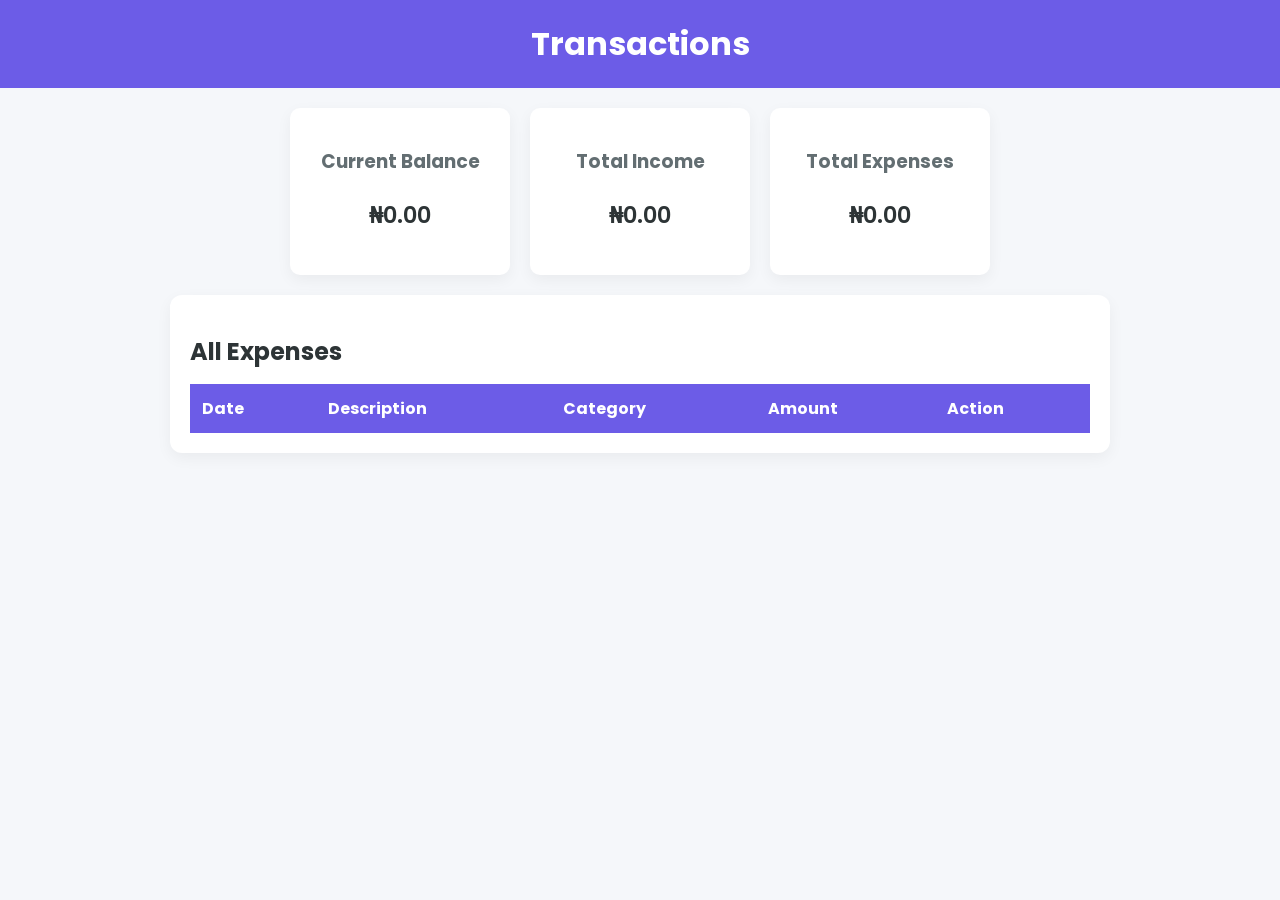
<file: otherpages.html/transactions.html>
<!DOCTYPE html>
<html lang="en">
<head>
  <meta charset="UTF-8" />
  <meta name="viewport" content="width=device-width, initial-scale=1.0" />
  <title>Transactions - NovaWallet</title>
  <link rel="shortcut icon" href="../images/ChatGPT Image Nov 15, 2025, 09_59_30 PM.png" type="image/x-icon">
  <link href="https://fonts.googleapis.com/css2?family=Poppins:wght@300;400;600;700&display=swap" rel="stylesheet">
  <style>
    body {
      font-family: 'Poppins', sans-serif;
      background-color: #f5f7fa;
      margin: 0;
      padding: 0;
      color: #333;
    }

    header {
      background-color: #6c5ce7;
      color: white;
      padding: 20px;
      text-align: center;
    }

    header h1 {
      margin: 0;
      font-size: 2rem;
    }

    .totals {
      display: flex;
      gap: 20px;
      padding: 20px;
      flex-wrap: wrap;
      justify-content: center;
    }

    .totals .card {
      background: white;
      padding: 20px;
      border-radius: 10px;
      min-width: 180px;
      text-align: center;
      box-shadow: 0 5px 15px rgba(0,0,0,0.05);
    }

    .totals .card h3 {
      margin-bottom: 10px;
      color: #636e72;
    }

    .totals .card p {
      font-size: 1.4rem;
      font-weight: 600;
      color: #2d3436;
    }

    .transactions-section {
      padding: 20px;
      max-width: 900px;
      margin: 0 auto 40px auto;
      background: white;
      border-radius: 12px;
      box-shadow: 0 5px 15px rgba(0,0,0,0.05);
    }

    .transactions-section h2 {
      margin-bottom: 15px;
      color: #2d3436;
    }

    table {
      width: 100%;
      border-collapse: collapse;
    }

    table thead {
      background-color: #6c5ce7;
      color: white;
    }

    table thead th {
      padding: 12px;
      text-align: left;
    }

    table tbody td {
      padding: 12px;
      border-bottom: 1px solid #e0e0e0;
    }

    table tbody tr:hover {
      background-color: #f1f1f1;
    }

    .minus {
      color: #d63031;
      font-weight: 600;
    }

    .delete-btn {
      cursor: pointer;
      background: transparent;
      border: none;
      color: #d63031;
      font-size: 1rem;
    }

    @media (max-width: 600px) {
      .totals {
        flex-direction: column;
        align-items: center;
      }

      table thead {
        display: none;
      }

      table, table tbody, table tr, table td {
        display: block;
        width: 100%;
      }

      table tr {
        margin-bottom: 15px;
        border: 1px solid #e0e0e0;
        border-radius: 8px;
        padding: 10px;
      }

      table td {
        text-align: right;
        padding-left: 50%;
        position: relative;
      }

      table td::before {
        content: attr(data-label);
        position: absolute;
        left: 15px;
        font-weight: 600;
        text-transform: uppercase;
      }
    }
  </style>
</head>
<body>

  <header>
    <h1>Transactions</h1>
  </header>

  <div class="totals">
    <div class="card">
      <h3>Current Balance</h3>
      <p id="balance">₦0.00</p>
    </div>
    <div class="card">
      <h3>Total Income</h3>
      <p id="totalIncome">₦0.00</p>
    </div>
    <div class="card">
      <h3>Total Expenses</h3>
      <p id="totalExpenses">₦0.00</p>
    </div>
  </div>

  <div class="transactions-section">
    <h2>All Expenses</h2>
    <table id="transactionsTable">
      <thead>
        <tr>
          <th>Date</th>
          <th>Description</th>
          <th>Category</th>
          <th>Amount</th>
          <th>Action</th>
        </tr>
      </thead>
      <tbody id="transactionsBody">
        <!-- Transactions inserted by JS -->
      </tbody>
    </table>
  </div>

  <script>
    document.addEventListener('DOMContentLoaded', function() {
      const balanceElement = document.getElementById('balance');
      const totalIncomeElement = document.getElementById('totalIncome');
      const totalExpensesElement = document.getElementById('totalExpenses');
      const transactionsBody = document.getElementById('transactionsBody');

      const storedUsername = localStorage.getItem('novaWalletUsername');

      if (!storedUsername) return;

      let balance = parseFloat(localStorage.getItem(`${storedUsername}_balance`)) || 0;
      let totalIncome = parseFloat(localStorage.getItem(`${storedUsername}_totalIncome`)) || 0;
      let expenses = JSON.parse(localStorage.getItem(`${storedUsername}_expenses`)) || [];

      function renderTransactions() {
        transactionsBody.innerHTML = '';
        const totalExpenses = expenses.reduce((sum, e) => sum + e.amount, 0);

        balanceElement.textContent = `₦${balance.toFixed(2)}`;
        totalIncomeElement.textContent = `₦${totalIncome.toFixed(2)}`;
        totalExpensesElement.textContent = `₦${totalExpenses.toFixed(2)}`;

        expenses.forEach((expense, index) => {
          const row = document.createElement('tr');
          row.innerHTML = `
            <td data-label="Date">${new Date(expense.date).toLocaleDateString()}</td>
            <td data-label="Description">${expense.description}</td>
            <td data-label="Category">Expense</td>
            <td data-label="Amount" class="minus">-₦${expense.amount.toFixed(2)}</td>
            <td data-label="Action">
              <button class="delete-btn" data-index="${index}">Delete</button>
            </td>
          `;
          transactionsBody.appendChild(row);
        });
      }

      renderTransactions();

      // Delete functionality
      transactionsBody.addEventListener('click', function(e) {
        const btn = e.target.closest('.delete-btn');
        if (!btn) return;

        const index = btn.dataset.index;
        const expense = expenses[index];

        if (confirm(`Are you sure you want to delete "${expense.description}" for ₦${expense.amount.toFixed(2)}?`)) {
          balance += expense.amount;
          expenses.splice(index, 1);
          localStorage.setItem(`${storedUsername}_balance`, balance.toString());
          localStorage.setItem(`${storedUsername}_expenses`, JSON.stringify(expenses));
          renderTransactions();
        }
      });
    });
  </script>
</body>
</html>
</file>
<file: otherpages.css/business.css>
* {
  margin: 0;
  padding: 0;
  box-sizing: border-box;
  font-family: "Poppins", sans-serif;
}

body {
  background: #f7f9fc;
  color: #333;
}

/* NAVBAR */
.navbar {
  padding: 20px 60px;
  background: white;
  display: flex;
  justify-content: space-between;
  align-items: center;
  box-shadow: 0 2px 8px rgba(0,0,0,0.06);
}

.logo {
  font-size: 24px;
  font-weight: 700;
  color: #0056ff;
}

.nav-links {
  list-style: none;
  display: flex;
  gap: 30px;
}

.nav-links a {
  text-decoration: none;
  color: #333;
  font-weight: 500;
}

.nav-links a:hover,
.nav-links .active {
  color: #0056ff;
}
/* HAMBURGER (Cowrywise style) */
.hamburger {
  display: none;
  flex-direction: column;
  gap: 5px;
  cursor: pointer;
  z-index: 2000;
}

.hamburger span {
  width: 28px;
  height: 3px;
  background: #333;
  border-radius: 3px;
  transition: 0.3s ease-in-out;
}

/* When menu is opened (add .open class) */
.hamburger.open span:nth-child(1) {
  transform: rotate(45deg) translateY(8px);
}

.hamburger.open span:nth-child(2) {
  opacity: 0;
}

.hamburger.open span:nth-child(3) {
  transform: rotate(-45deg) translateY(-8px);
}

/* MOBILE MENU */
@media (max-width: 900px) {
  nav {
    padding: 15px 20px;
    flex-wrap: wrap;
  }

  .hamburger {
    display: flex;
  }

  #nav-links,
  .right-buttons {
    display: none;
    width: 100%;
    flex-direction: column;
    background: white;
    text-align: left;
    padding: 20px;
    box-shadow: 0 5px 25px rgba(0,0,0,0.1);
    animation: slideDown 0.3s ease;
    border-radius: 12px;
    margin-top: 10px;
  }

  #nav-links.show,
  .right-buttons.show {
    display: flex;
  }

  #nav-links li {
    margin: 12px 0;
  }

  #nav-links li a {
    padding: 8px 0;
    display: block;
    font-size: 1.1rem;
    font-weight: 600;
  }

  .right-buttons a {
    width: 100%;
    margin-top: 10px;
    padding: 12px;
    border-radius: 8px;
    font-weight: 600;
  }

  .login-btn {
    border: 2px solid #6c5ce7;
    color: #6c5ce7;
  }

  .signup-btn {
    background: #6c5ce7;
    color: white;
  }

  /* Smooth animation */
  @keyframes slideDown {
    from {
      opacity: 0;
      transform: translateY(-10px);
    }
    to {
      opacity: 1;
      transform: translateY(0);
    }
  }
}

/* HERO */
.hero {
  text-align: center;
  padding: 90px 20px;
  background: #e8f0ff;
}

.hero h2 {
  font-size: 40px;
  color: #0037a5;
}

/* New text changing styles */
.hero h2 span {
  border-right: 2px solid #0037a5;
  padding-right: 5px;
  animation: blinkCaret 0.75s step-end infinite;
  white-space: nowrap;
  overflow: hidden;
  display: inline-block;
  vertical-align: bottom;
}

@keyframes blinkCaret {
  from, to { border-color: transparent; }
  50% { border-color: #0037a5; }
}

.hero p {
  max-width: 600px;
  margin: 10px auto 20px;
  color: #555;
  font-size: 17px;
}

.btn {
  padding: 12px 28px;
  background: #0056ff;
  color: white;
  text-decoration: none;
  border-radius: 8px;
  font-weight: 600;
  transition: 0.3s;
}

.btn:hover {
  background: #0037a5;
}

/* FEATURES */
.features {
  padding: 60px 40px;
}

.features h2 {
  text-align: center;
  margin-bottom: 40px;
  font-size: 28px;
  color: #0037a5;
}

.grid {
  display: grid;
  gap: 25px;
  grid-template-columns: repeat(auto-fit, minmax(250px, 1fr));
}

.feature-card {
  background: white;
  padding: 25px;
  border-radius: 14px;
  box-shadow: 0 2px 10px rgba(0,0,0,0.08);
  transition: transform 0.3s;
}

.feature-card:hover {
  transform: translateY(-5px);
}

.feature-card h3 {
  font-size: 18px;
  color: #0056ff;
  margin-bottom: 8px;
}

/* CTA */
.cta {
  text-align: center;
  padding: 70px 20px;
  background: #0056ff;
  color: white;
  margin-top: 50px;
}

.cta h2 {
  font-size: 28px;
}

.cta p {
  margin: 10px auto 20px;
  max-width: 600px;
}

footer {
  text-align: center;
  padding: 25px;
  background: white;
  margin-top: 40px;
}
</file>
<file: otherpages.css/learn.css>
* {
  margin: 0;
  padding: 0;
  box-sizing: border-box;
  font-family: "Poppins", sans-serif;
}

body {
  background: #f7f9fc;
  color: #333;
}

/* NAVBAR */
.navbar {
  padding: 20px 60px;
  background: white;
  display: flex;
  justify-content: space-between;
  align-items: center;
  box-shadow: 0 2px 8px rgba(0, 0, 0, 0.06);
}

.logo {
  font-size: 24px;
  font-weight: 700;
  color: #0044ff;
}

.nav-links {
  list-style: none;
  display: flex;
  gap: 30px;
}

.nav-links a {
  text-decoration: none;
  font-size: 15px;
  color: #333;
  font-weight: 500;
  transition: 0.3s ease;
}

.nav-links a:hover,
.nav-links .active {
  color: #0044ff;
}
.hamburger {
  display: none;
  flex-direction: column;
  gap: 5px;
  cursor: pointer;
  z-index: 2000;
}

.hamburger span {
  width: 28px;
  height: 3px;
  background: #333;
  border-radius: 3px;
  transition: 0.3s ease-in-out;
}

/* When menu is opened (add .open class) */
.hamburger.open span:nth-child(1) {
  transform: rotate(45deg) translateY(8px);
}

.hamburger.open span:nth-child(2) {
  opacity: 0;
}

.hamburger.open span:nth-child(3) {
  transform: rotate(-45deg) translateY(-8px);
}

/* MOBILE MENU */
@media (max-width: 900px) {
  nav {
    padding: 15px 20px;
    flex-wrap: wrap;
  }

  .hamburger {
    display: flex;
  }

  #nav-links,
  .right-buttons {
    display: none;
    width: 100%;
    flex-direction: column;
    background: white;
    text-align: left;
    padding: 20px;
    box-shadow: 0 5px 25px rgba(0, 0, 0, 0.1);
    animation: slideDown 0.3s ease;
    border-radius: 12px;
    margin-top: 10px;
  }

  #nav-links.show,
  .right-buttons.show {
    display: flex;
  }

  #nav-links li {
    margin: 12px 0;
  }

  #nav-links li a {
    padding: 8px 0;
    display: block;
    font-size: 1.1rem;
    font-weight: 600;
  }

  .right-buttons a {
    width: 100%;
    margin-top: 10px;
    padding: 12px;
    border-radius: 8px;
    font-weight: 600;
  }

  .login-btn {
    border: 2px solid #6c5ce7;
    color: #6c5ce7;
  }

  .signup-btn {
    background: #6c5ce7;
    color: white;
  }

  /* Smooth animation */
  @keyframes slideDown {
    from {
      opacity: 0;
      transform: translateY(-10px);
    }
    to {
      opacity: 1;
      transform: translateY(0);
    }
  }
}

/* HERO */
.hero {
  padding: 90px 60px;
  text-align: center;
  background: #eaf0ff;
}

.hero h1 {
  font-size: 42px;
  font-weight: 700;
  margin-bottom: 15px;
  color: #002ea6;
}

.hero p {
  font-size: 18px;
  font-weight: 400;
  max-width: 650px;
  margin: auto;
  color: #444;
}

/* CATEGORIES */
.categories {
  padding: 70px 60px;
}

.categories h2 {
  font-size: 32px;
  margin-bottom: 40px;
  text-align: center;
}

.category-grid {
  display: grid;
  grid-template-columns: repeat(auto-fit, minmax(260px, 1fr));
  gap: 25px;
}

.cat-card {
  background: white;
  padding: 25px;
  border-radius: 16px;
  box-shadow: 0 4px 15px rgba(0, 0, 0, 0.08);
  transition: 0.3s ease;
}

.cat-card:hover {
  transform: translateY(-5px);
  box-shadow: 0 6px 20px rgba(0, 0, 0, 0.12);
}

.cat-card h3 {
  font-size: 20px;
  margin-bottom: 10px;
  color: #002ea6;
}

.cat-card p {
  font-size: 15px;
  margin-bottom: 20px;
}

.learn-btn {
  text-decoration: none;
  color: white;
  background: #0044ff;
  padding: 8px 16px;
  border-radius: 6px;
  font-size: 14px;
  transition: 0.3s ease;
}

.learn-btn:hover {
  background: #002ea6;
}

/* FOOTER */
footer {
  text-align: center;
  padding: 30px;
  background: white;
  margin-top: 50px;
  color: #666;
}
</file>
